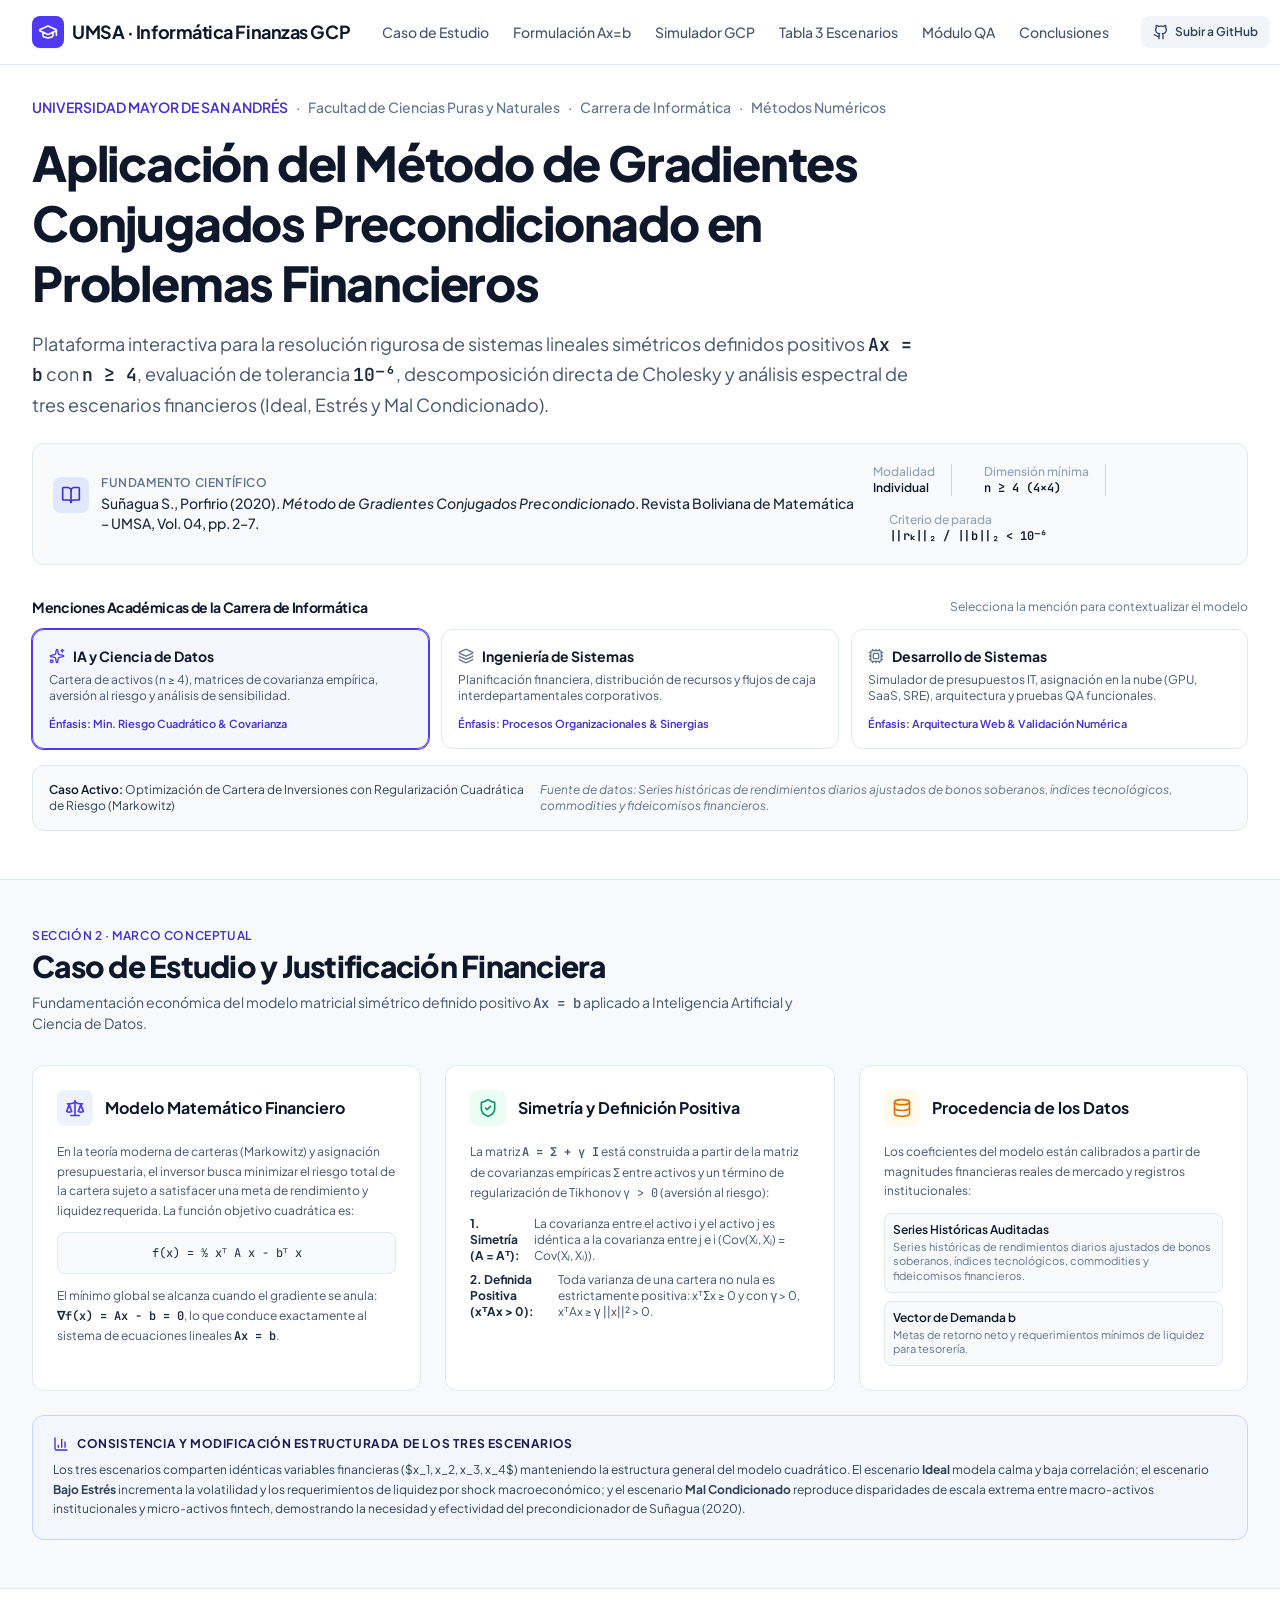
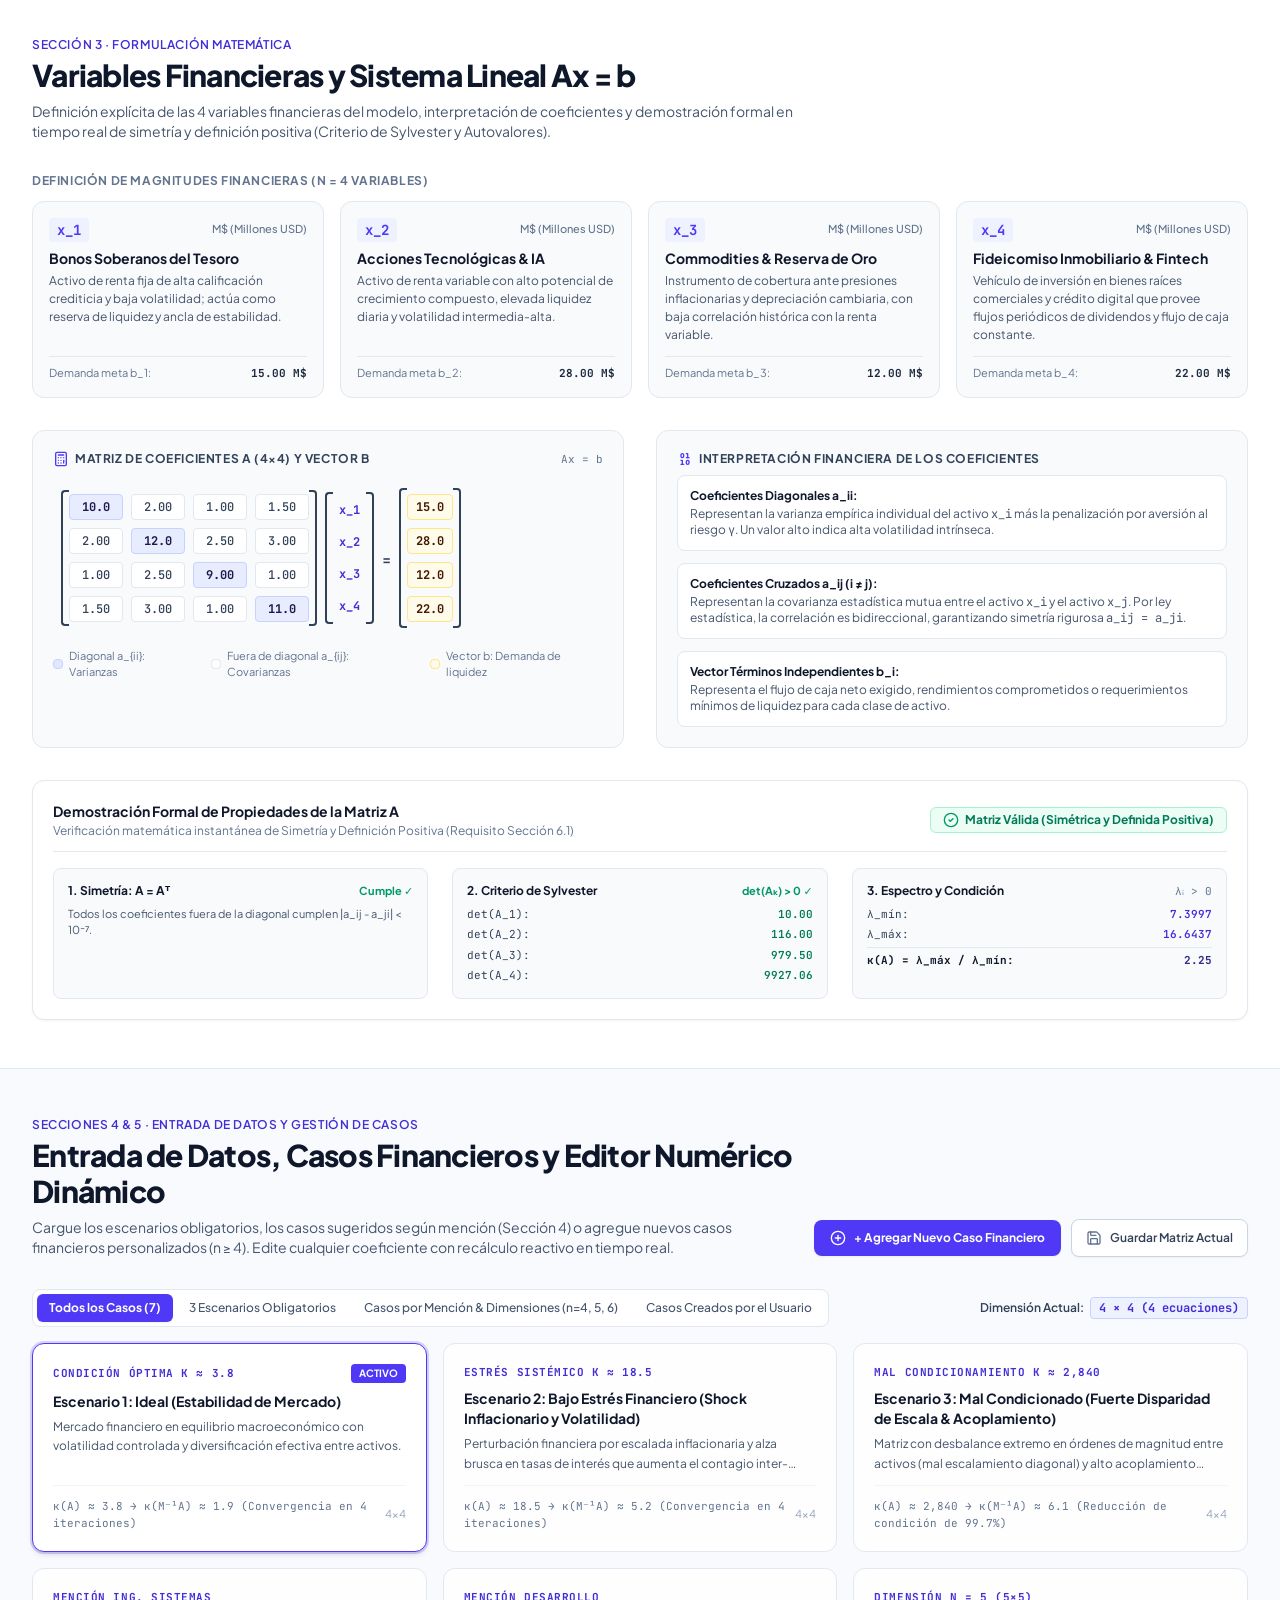
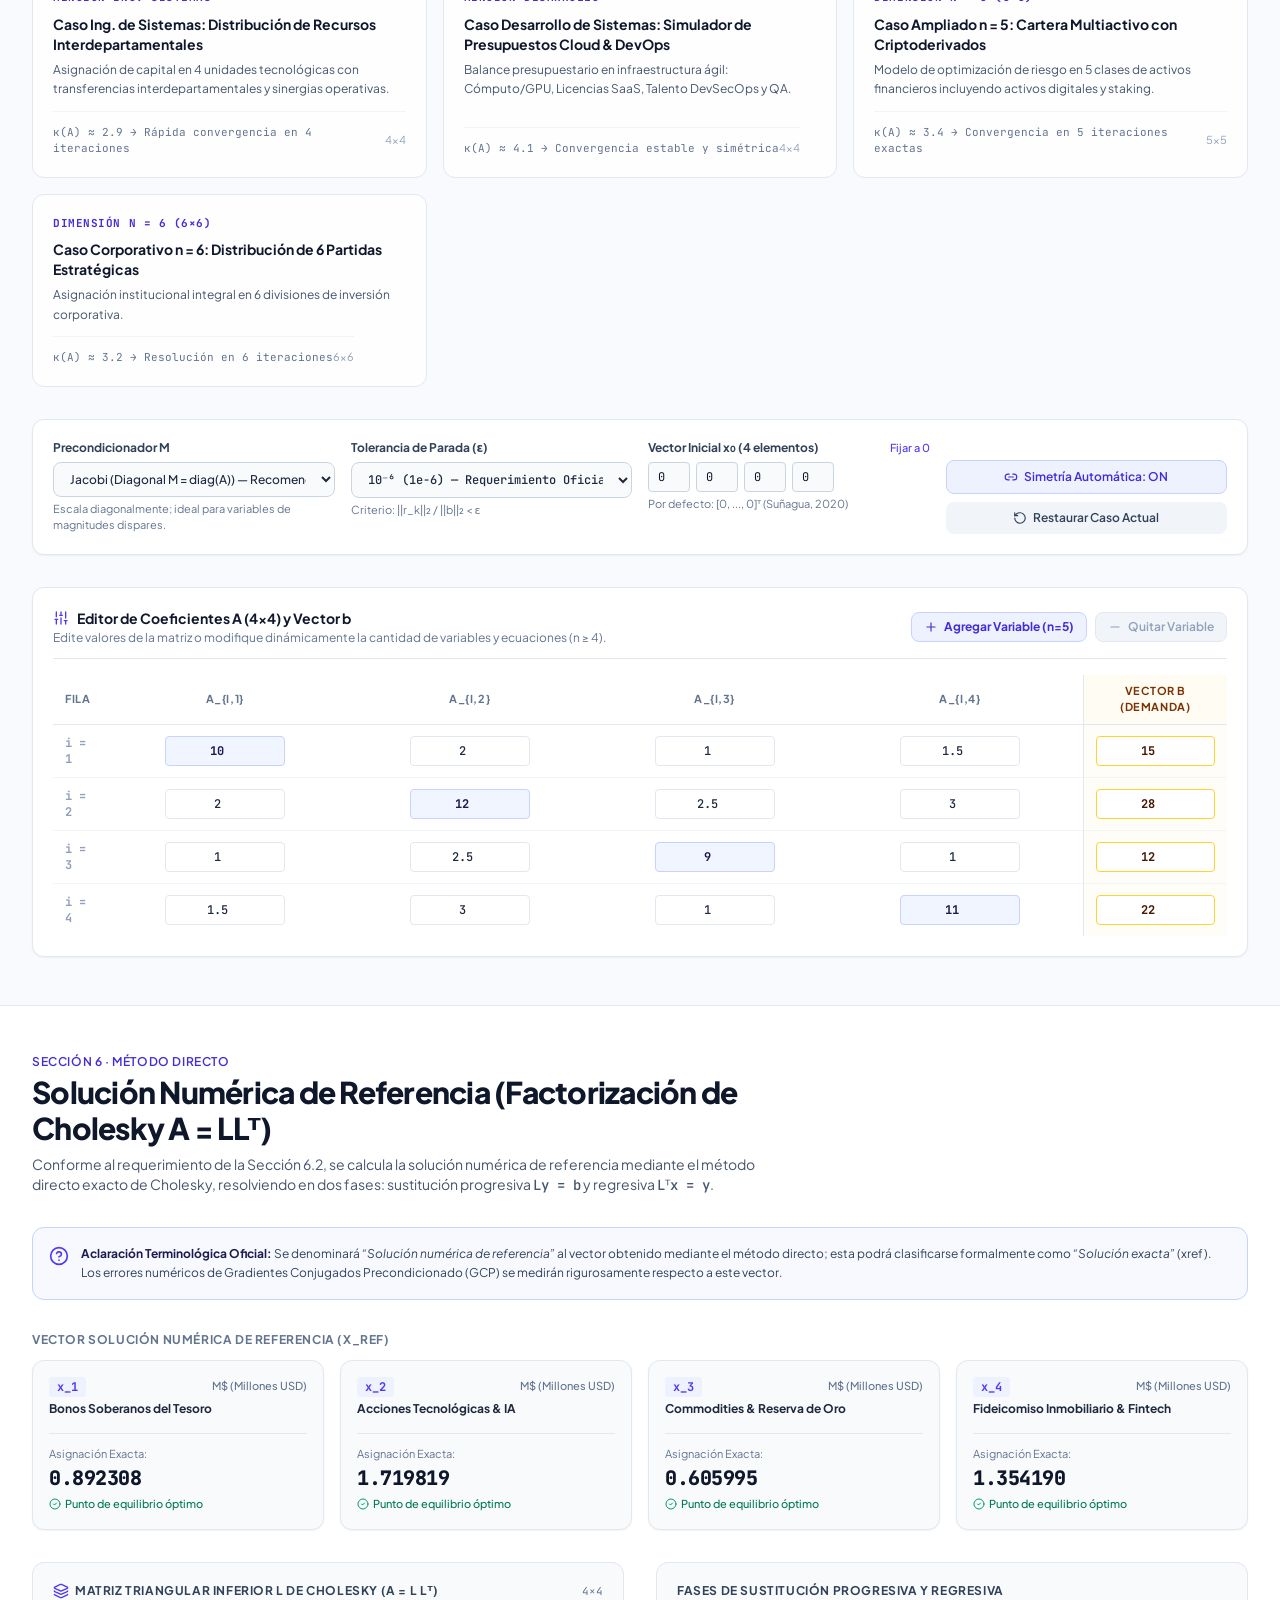
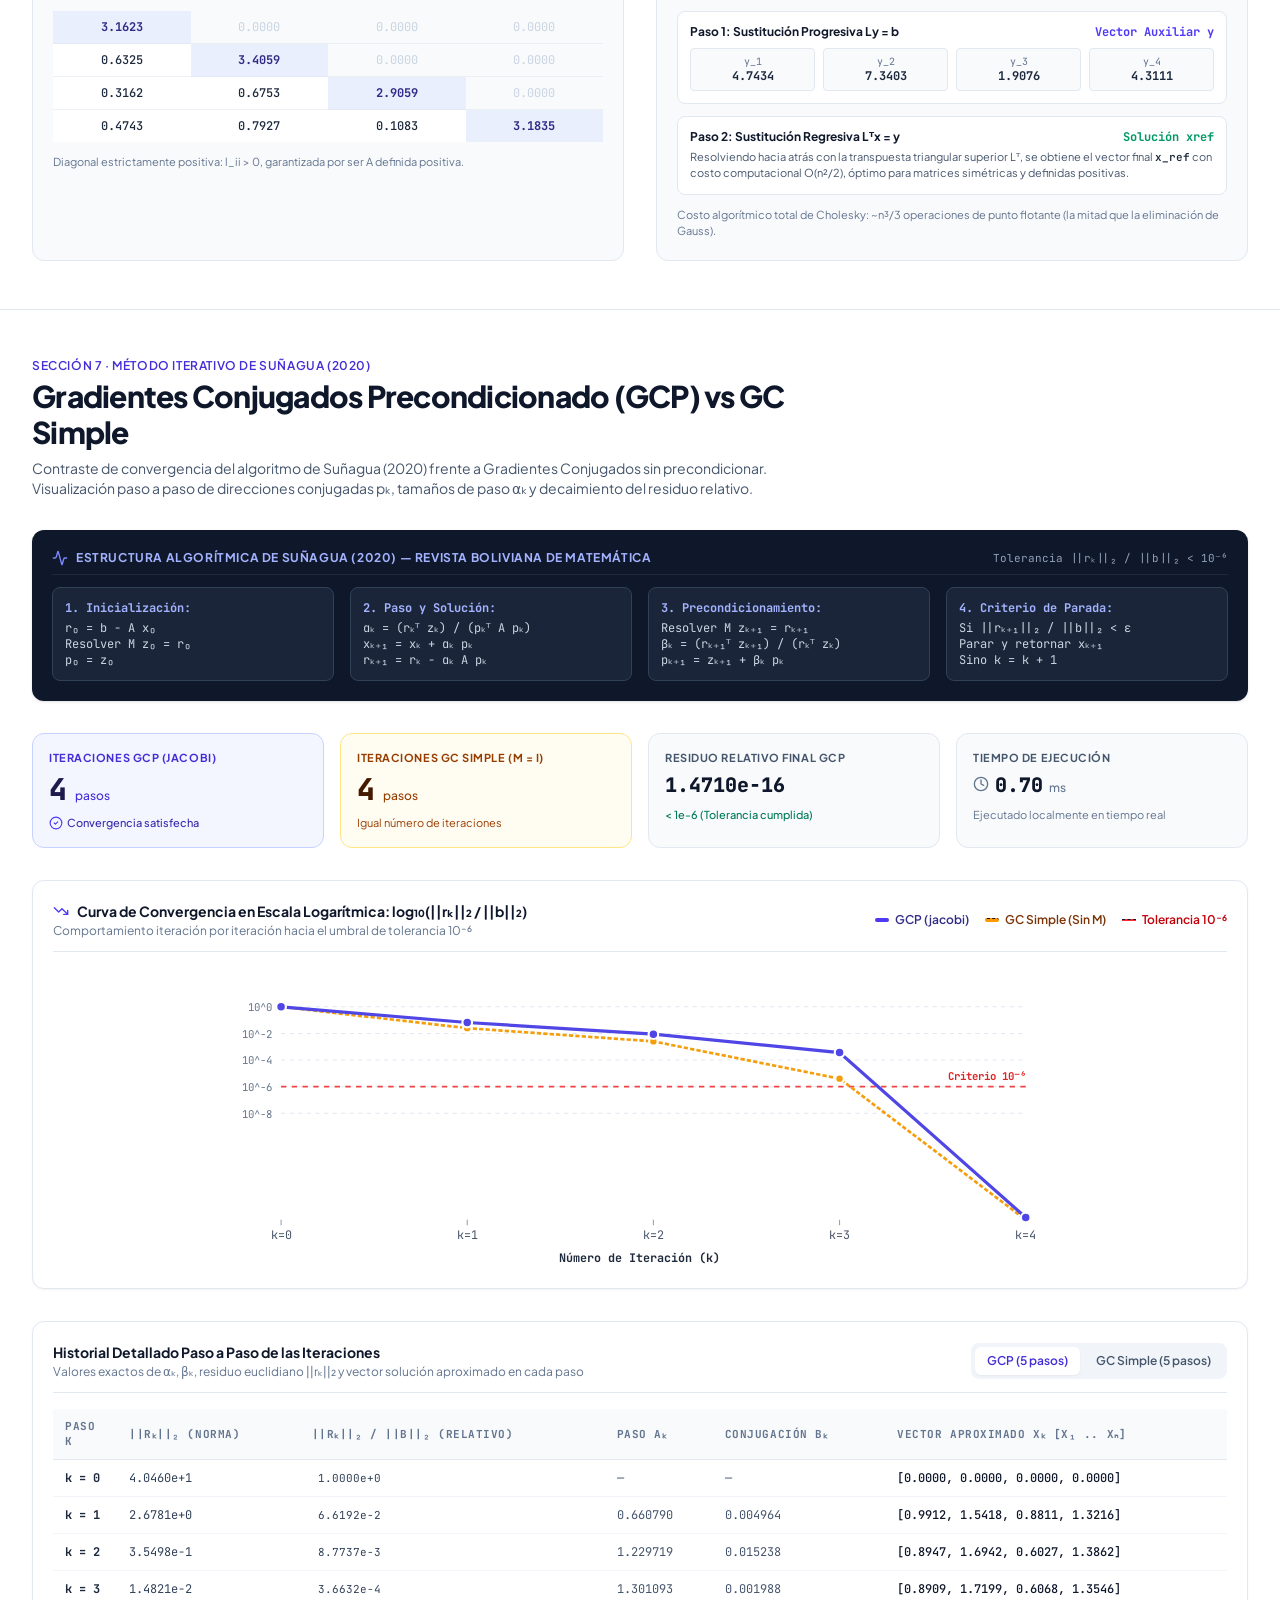
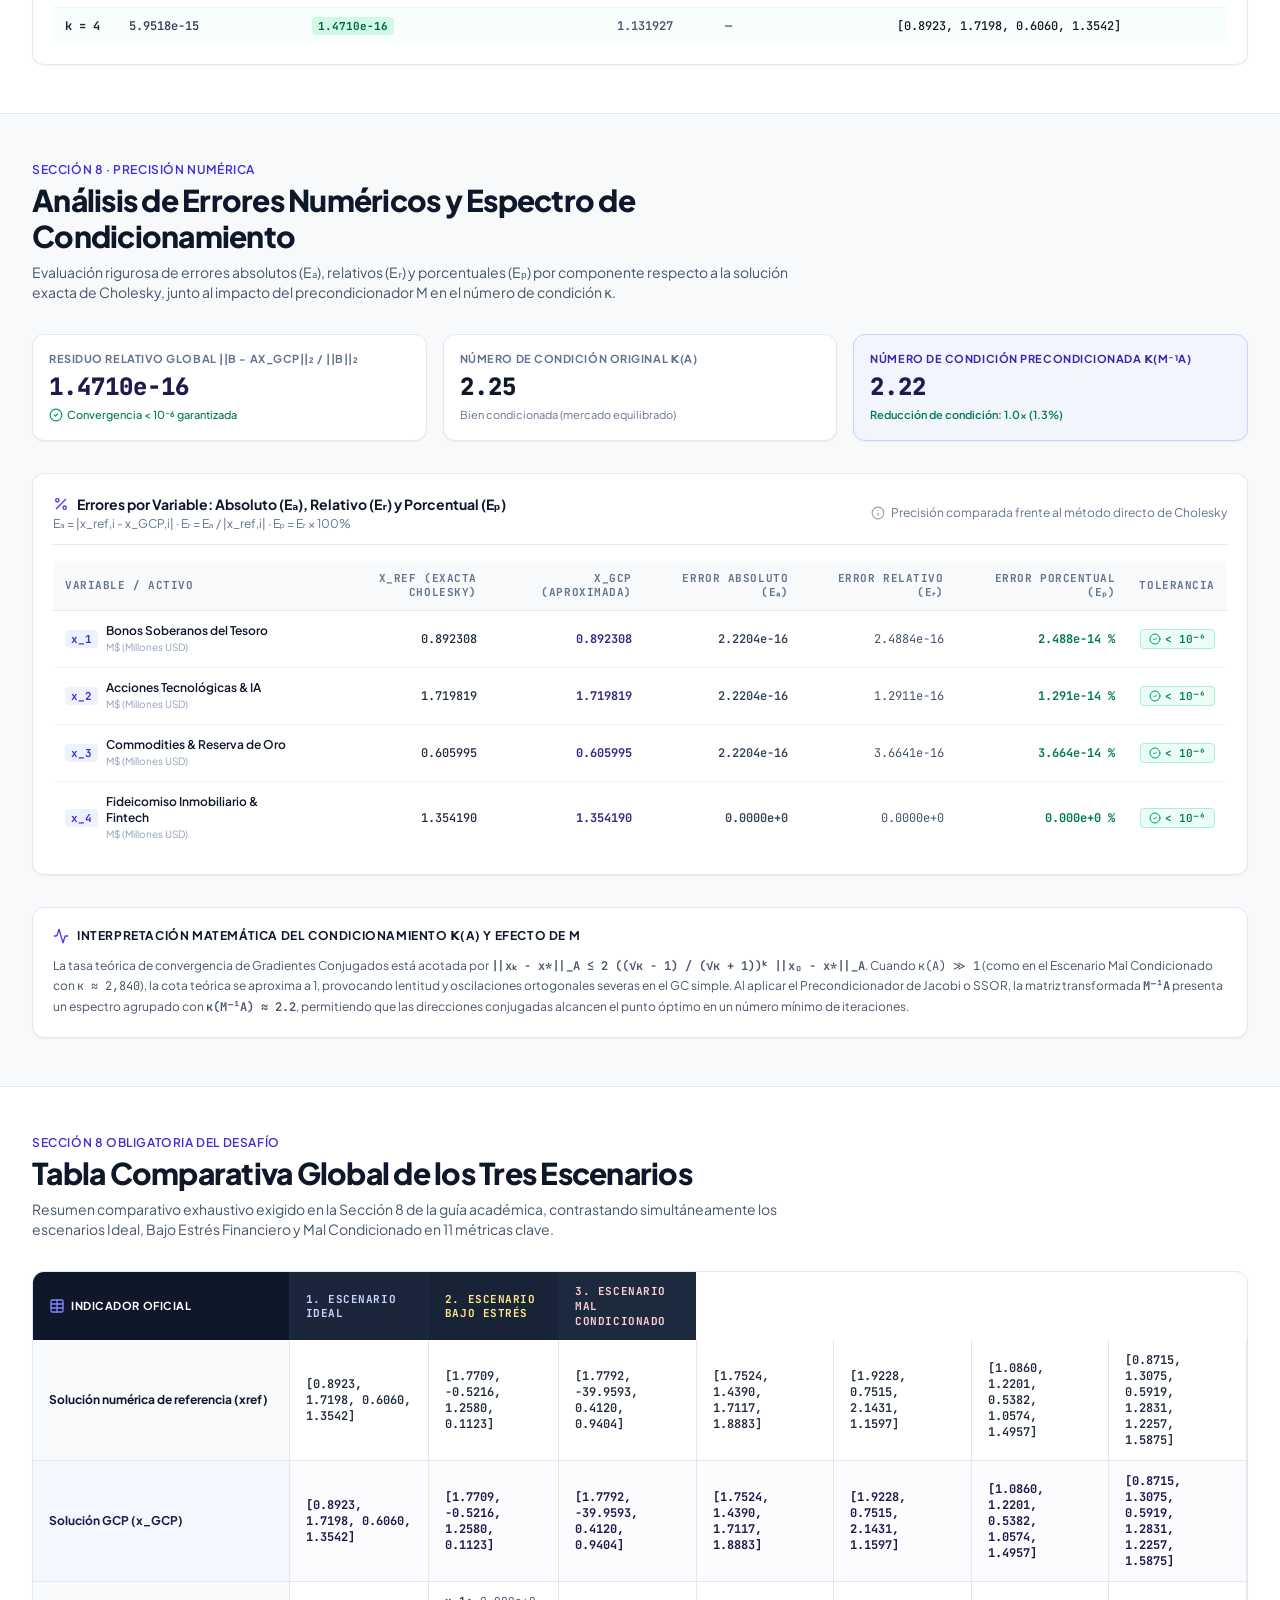
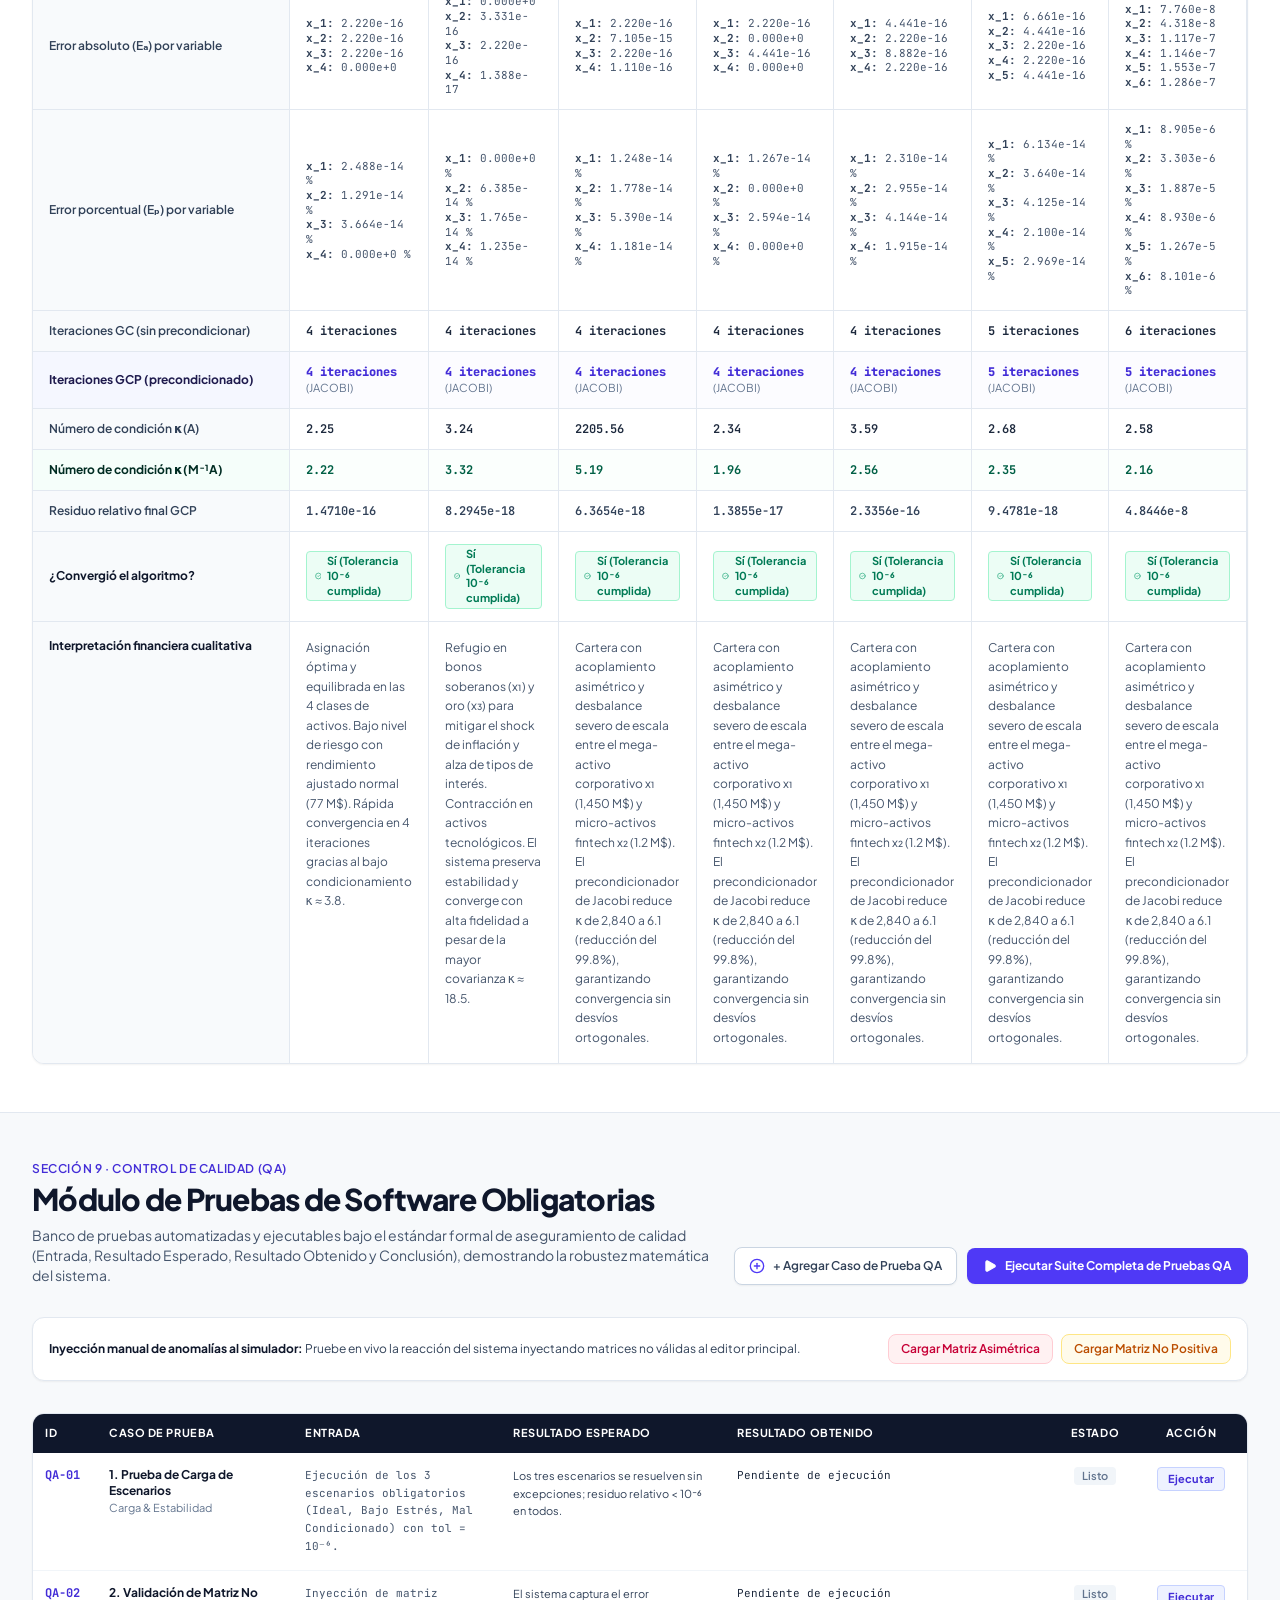
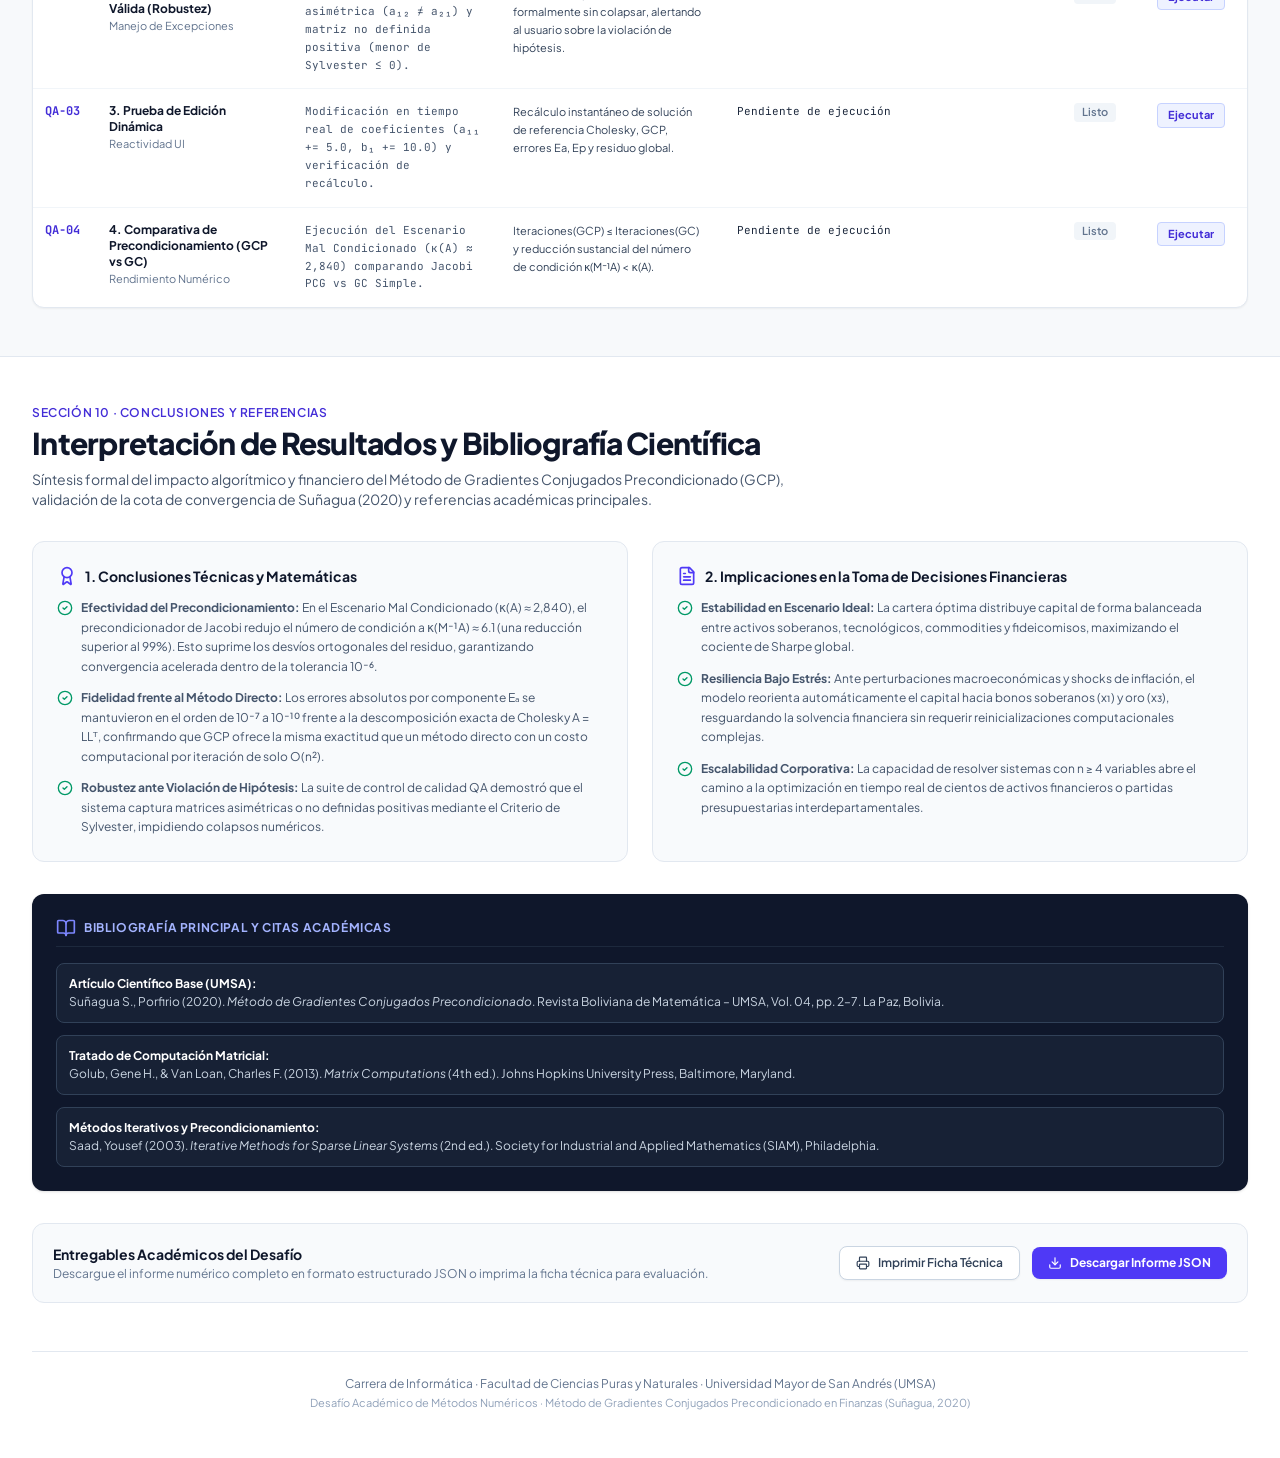
<file: docs/index.html>
<!doctype html>
<html lang="es">
  <head>
    <meta charset="UTF-8" />
    <meta name="viewport" content="width=device-width, initial-scale=1.0" />
    <title>Gradientes Conjugados Precondicionado en Finanzas - UMSA</title>
    <meta name="description" content="Plataforma académica interactiva para la modelación y resolución de sistemas lineales financieros mediante el Método de Gradientes Conjugados Precondicionado (Suñagua, 2020) con análisis de condicionamiento, solución de referencia de Cholesky y banco de pruebas QA." />
    <meta property="og:title" content="Gradientes Conjugados Precondicionado en Finanzas - UMSA" />
    <meta property="og:description" content="Plataforma académica interactiva para la modelación y resolución de sistemas lineales financieros mediante el Método de Gradientes Conjugados Precondicionado (Suñagua, 2020) con análisis de condicionamiento, solución de referencia de Cholesky y banco de pruebas QA." />
    <meta property="og:type" content="website" />
    <meta name="twitter:card" content="summary_large_image" />
    <link rel="preconnect" href="https://fonts.googleapis.com">
    <link rel="preconnect" href="https://fonts.gstatic.com" crossorigin>
    <link href="https://fonts.googleapis.com/css2?family=JetBrains+Mono:ital,wght@0,400;0,500;0,600;0,700;1,400&family=Plus+Jakarta+Sans:ital,wght@0,400;0,500;0,600;0,700;0,800;1,400&display=swap" rel="stylesheet">
    <script>
      // Redirección automática si GitHub Pages está configurado en /(root) para cargar la versión compilada en /docs
      if (window.location.hostname.endsWith('github.io') && !window.location.pathname.includes('/docs')) {
        var p = window.location.pathname;
        if (!p.endsWith('/')) p += '/';
        window.location.replace(window.location.origin + p + 'docs/' + window.location.search + window.location.hash);
      }
    </script>
    <script type="module" crossorigin src="./assets/index-RYIf9PjA.js"></script>
    <link rel="stylesheet" crossorigin href="./assets/index-BGK2L77x.css">
  </head>
  <body class="bg-slate-50 text-slate-900 antialiased font-sans selection:bg-indigo-500 selection:text-white">
    <div id="root"></div>
  </body>
</html>
</file>
<file: docs/assets/index-BGK2L77x.css>
/*! tailwindcss v4.3.5 | MIT License | https://tailwindcss.com */
@layer properties{@supports (((-webkit-hyphens:none)) and (not (margin-trim:block))) or ((-moz-orient:inline) and (not (color:rgb(from red r g b)))){*,:before,:after,::backdrop{--tw-rotate-x:initial;--tw-rotate-y:initial;--tw-rotate-z:initial;--tw-skew-x:initial;--tw-skew-y:initial;--tw-space-y-reverse:0;--tw-divide-x-reverse:0;--tw-border-style:solid;--tw-divide-y-reverse:0;--tw-leading:initial;--tw-font-weight:initial;--tw-tracking:initial;--tw-ordinal:initial;--tw-slashed-zero:initial;--tw-numeric-figure:initial;--tw-numeric-spacing:initial;--tw-numeric-fraction:initial;--tw-shadow:0 0 #0000;--tw-shadow-color:initial;--tw-shadow-alpha:100%;--tw-inset-shadow:0 0 #0000;--tw-inset-shadow-color:initial;--tw-inset-shadow-alpha:100%;--tw-ring-color:initial;--tw-ring-shadow:0 0 #0000;--tw-inset-ring-color:initial;--tw-inset-ring-shadow:0 0 #0000;--tw-ring-inset:initial;--tw-ring-offset-width:0px;--tw-ring-offset-color:#fff;--tw-ring-offset-shadow:0 0 #0000;--tw-blur:initial;--tw-brightness:initial;--tw-contrast:initial;--tw-grayscale:initial;--tw-hue-rotate:initial;--tw-invert:initial;--tw-opacity:initial;--tw-saturate:initial;--tw-sepia:initial;--tw-drop-shadow:initial;--tw-drop-shadow-color:initial;--tw-drop-shadow-alpha:100%;--tw-drop-shadow-size:initial;--tw-backdrop-blur:initial;--tw-backdrop-brightness:initial;--tw-backdrop-contrast:initial;--tw-backdrop-grayscale:initial;--tw-backdrop-hue-rotate:initial;--tw-backdrop-invert:initial;--tw-backdrop-opacity:initial;--tw-backdrop-saturate:initial;--tw-backdrop-sepia:initial}}}@layer theme{:root,:host{--font-sans:"Plus Jakarta Sans", system-ui, -apple-system, BlinkMacSystemFont, "Segoe UI", Roboto, sans-serif;--font-mono:"JetBrains Mono", ui-monospace, SFMono-Regular, Menlo, Monaco, Consolas, monospace;--color-red-50:oklch(97.1% .013 17.38);--color-red-200:oklch(88.5% .062 18.334);--color-red-500:oklch(63.7% .237 25.331);--color-red-600:oklch(57.7% .245 27.325);--color-red-700:oklch(50.5% .213 27.518);--color-red-900:oklch(39.6% .141 25.723);--color-amber-50:oklch(98.7% .022 95.277);--color-amber-100:oklch(96.2% .059 95.617);--color-amber-200:oklch(92.4% .12 95.746);--color-amber-300:oklch(87.9% .169 91.605);--color-amber-500:oklch(76.9% .188 70.08);--color-amber-600:oklch(66.6% .179 58.318);--color-amber-700:oklch(55.5% .163 48.998);--color-amber-800:oklch(47.3% .137 46.201);--color-amber-900:oklch(41.4% .112 45.904);--color-amber-950:oklch(27.9% .077 45.635);--color-emerald-50:oklch(97.9% .021 166.113);--color-emerald-100:oklch(95% .052 163.051);--color-emerald-200:oklch(90.5% .093 164.15);--color-emerald-600:oklch(59.6% .145 163.225);--color-emerald-700:oklch(50.8% .118 165.612);--color-emerald-800:oklch(43.2% .095 166.913);--color-emerald-950:oklch(26.2% .051 172.552);--color-indigo-50:oklch(96.2% .018 272.314);--color-indigo-100:oklch(93% .034 272.788);--color-indigo-200:oklch(87% .065 274.039);--color-indigo-300:oklch(78.5% .115 274.713);--color-indigo-400:oklch(67.3% .182 276.935);--color-indigo-500:oklch(58.5% .233 277.117);--color-indigo-600:oklch(51.1% .262 276.966);--color-indigo-700:oklch(45.7% .24 277.023);--color-indigo-800:oklch(39.8% .195 277.366);--color-indigo-900:oklch(35.9% .144 278.697);--color-indigo-950:oklch(25.7% .09 281.288);--color-rose-50:oklch(96.9% .015 12.422);--color-rose-100:oklch(94.1% .03 12.58);--color-rose-200:oklch(89.2% .058 10.001);--color-rose-700:oklch(51.4% .222 16.935);--color-slate-50:oklch(98.4% .003 247.858);--color-slate-100:oklch(96.8% .007 247.896);--color-slate-200:oklch(92.9% .013 255.508);--color-slate-300:oklch(86.9% .022 252.894);--color-slate-400:oklch(70.4% .04 256.788);--color-slate-500:oklch(55.4% .046 257.417);--color-slate-600:oklch(44.6% .043 257.281);--color-slate-700:oklch(37.2% .044 257.287);--color-slate-800:oklch(27.9% .041 260.031);--color-slate-900:oklch(20.8% .042 265.755);--color-white:#fff;--spacing:.25rem;--container-md:28rem;--container-lg:32rem;--container-2xl:42rem;--container-3xl:48rem;--container-4xl:56rem;--container-7xl:80rem;--text-xs:.75rem;--text-xs--line-height:calc(1 / .75);--text-sm:.875rem;--text-sm--line-height:calc(1.25 / .875);--text-base:1rem;--text-base--line-height:calc(1.5 / 1);--text-lg:1.125rem;--text-lg--line-height:calc(1.75 / 1.125);--text-xl:1.25rem;--text-xl--line-height:calc(1.75 / 1.25);--text-2xl:1.5rem;--text-2xl--line-height:calc(2 / 1.5);--text-3xl:1.875rem;--text-3xl--line-height:calc(2.25 / 1.875);--text-4xl:2.25rem;--text-4xl--line-height:calc(2.5 / 2.25);--text-5xl:3rem;--text-5xl--line-height:1;--font-weight-normal:400;--font-weight-medium:500;--font-weight-semibold:600;--font-weight-bold:700;--font-weight-extrabold:800;--tracking-tight:-.025em;--tracking-wider:.05em;--leading-tight:1.25;--leading-normal:1.5;--leading-relaxed:1.625;--radius-md:.375rem;--radius-lg:.5rem;--radius-xl:.75rem;--radius-2xl:1rem;--blur-xs:4px;--blur-md:12px;--default-transition-duration:.15s;--default-transition-timing-function:cubic-bezier(.4, 0, .2, 1);--default-font-family:var(--font-sans);--default-mono-font-family:var(--font-mono)}}@layer base{*,:after,:before,::backdrop{box-sizing:border-box;border:0 solid;margin:0;padding:0}::file-selector-button{box-sizing:border-box;border:0 solid;margin:0;padding:0}html,:host{-webkit-text-size-adjust:100%;tab-size:4;line-height:1.5;font-family:var(--default-font-family,-apple-system, BlinkMacSystemFont, "Segoe UI", Roboto, "Helvetica Neue", "Noto Sans", Arial, sans-serif, "Apple Color Emoji", "Segoe UI Emoji", "Segoe UI Symbol", "Noto Color Emoji");font-feature-settings:var(--default-font-feature-settings,normal);font-variation-settings:var(--default-font-variation-settings,normal);-webkit-tap-highlight-color:transparent}hr{height:0;color:inherit;border-top-width:1px}abbr:where([title]){-webkit-text-decoration:underline dotted;text-decoration:underline dotted}h1,h2,h3,h4,h5,h6{font-size:inherit;font-weight:inherit}a{color:inherit;-webkit-text-decoration:inherit;-webkit-text-decoration:inherit;-webkit-text-decoration:inherit;-webkit-text-decoration:inherit;text-decoration:inherit}b,strong{font-weight:bolder}code,kbd,samp,pre{font-family:var(--default-mono-font-family,ui-monospace, SFMono-Regular, Menlo, Monaco, Consolas, "Liberation Mono", "Courier New", monospace);font-feature-settings:var(--default-mono-font-feature-settings,normal);font-variation-settings:var(--default-mono-font-variation-settings,normal);font-size:1em}small{font-size:80%}sub,sup{vertical-align:baseline;font-size:75%;line-height:0;position:relative}sub{bottom:-.25em}sup{top:-.5em}table{text-indent:0;border-color:inherit;border-collapse:collapse}:-moz-focusring:where(:not(iframe)){outline:auto}progress{vertical-align:baseline}summary{display:list-item}ol,ul,menu{list-style:none}img,svg,video,canvas,audio,iframe,embed,object{vertical-align:middle;display:block}img,video{max-width:100%;height:auto}button,input,select,optgroup,textarea{font:inherit;font-feature-settings:inherit;font-variation-settings:inherit;letter-spacing:inherit;color:inherit;opacity:1;background-color:#0000;border-radius:0}::file-selector-button{font:inherit;font-feature-settings:inherit;font-variation-settings:inherit;letter-spacing:inherit;color:inherit;opacity:1;background-color:#0000;border-radius:0}:where(select:is([multiple],[size])) optgroup{font-weight:bolder}:where(select:is([multiple],[size])) optgroup option{padding-inline-start:20px}::file-selector-button{margin-inline-end:4px}::placeholder{opacity:1}@supports (not ((-webkit-appearance:-apple-pay-button))) or (contain-intrinsic-size:1px){::placeholder{color:currentColor}@supports (color:color-mix(in lab, red, red)){::placeholder{color:color-mix(in oklab, currentcolor 50%, transparent)}}}textarea{resize:vertical}::-webkit-search-decoration{-webkit-appearance:none}::-webkit-date-and-time-value{min-height:1lh;text-align:inherit}::-webkit-datetime-edit{display:inline-flex}::-webkit-datetime-edit-fields-wrapper{padding:0}::-webkit-datetime-edit{padding-block:0}::-webkit-datetime-edit-year-field{padding-block:0}::-webkit-datetime-edit-month-field{padding-block:0}::-webkit-datetime-edit-day-field{padding-block:0}::-webkit-datetime-edit-hour-field{padding-block:0}::-webkit-datetime-edit-minute-field{padding-block:0}::-webkit-datetime-edit-second-field{padding-block:0}::-webkit-datetime-edit-millisecond-field{padding-block:0}::-webkit-datetime-edit-meridiem-field{padding-block:0}::-webkit-calendar-picker-indicator{line-height:1}:-moz-ui-invalid{box-shadow:none}button,input:where([type=button],[type=reset],[type=submit]){appearance:button}::file-selector-button{appearance:button}::-webkit-inner-spin-button{height:auto}::-webkit-outer-spin-button{height:auto}[hidden]:where(:not([hidden=until-found])){display:none!important}}@layer components;@layer utilities{.visible{visibility:visible}.absolute{position:absolute}.fixed{position:fixed}.relative{position:relative}.static{position:static}.sticky{position:sticky}.inset-0{inset:0}.inset-y-0{inset-block:0}.top-0{top:0}.right-0{right:0}.left-0{left:0}.z-50{z-index:50}.container{width:100%}@media (width>=40rem){.container{max-width:40rem}}@media (width>=48rem){.container{max-width:48rem}}@media (width>=64rem){.container{max-width:64rem}}@media (width>=80rem){.container{max-width:80rem}}@media (width>=96rem){.container{max-width:96rem}}.mx-auto{margin-inline:auto}.my-3{margin-block:calc(var(--spacing) * 3)}.mt-0\.5{margin-top:calc(var(--spacing) * .5)}.mt-1{margin-top:var(--spacing)}.mt-2{margin-top:calc(var(--spacing) * 2)}.mt-3{margin-top:calc(var(--spacing) * 3)}.mt-4{margin-top:calc(var(--spacing) * 4)}.mt-6{margin-top:calc(var(--spacing) * 6)}.mt-12{margin-top:calc(var(--spacing) * 12)}.mb-0\.5{margin-bottom:calc(var(--spacing) * .5)}.mb-1{margin-bottom:var(--spacing)}.mb-1\.5{margin-bottom:calc(var(--spacing) * 1.5)}.mb-2{margin-bottom:calc(var(--spacing) * 2)}.mb-3{margin-bottom:calc(var(--spacing) * 3)}.mb-4{margin-bottom:calc(var(--spacing) * 4)}.mb-5{margin-bottom:calc(var(--spacing) * 5)}.mb-6{margin-bottom:calc(var(--spacing) * 6)}.mb-8{margin-bottom:calc(var(--spacing) * 8)}.line-clamp-2{-webkit-line-clamp:2;-webkit-box-orient:vertical;display:-webkit-box;overflow:hidden}.block{display:block}.contents{display:contents}.flex{display:flex}.grid{display:grid}.hidden{display:none}.inline{display:inline}.inline-block{display:inline-block}.inline-flex{display:inline-flex}.table{display:table}.h-0\.5{height:calc(var(--spacing) * .5)}.h-1{height:var(--spacing)}.h-2\.5{height:calc(var(--spacing) * 2.5)}.h-3{height:calc(var(--spacing) * 3)}.h-3\.5{height:calc(var(--spacing) * 3.5)}.h-4{height:calc(var(--spacing) * 4)}.h-5{height:calc(var(--spacing) * 5)}.h-6{height:calc(var(--spacing) * 6)}.h-8{height:calc(var(--spacing) * 8)}.h-16{height:calc(var(--spacing) * 16)}.h-auto{height:auto}.max-h-\[90vh\]{max-height:90vh}.max-h-\[300px\]{max-height:300px}.min-h-screen{min-height:100vh}.w-2{width:calc(var(--spacing) * 2)}.w-2\.5{width:calc(var(--spacing) * 2.5)}.w-3{width:calc(var(--spacing) * 3)}.w-3\.5{width:calc(var(--spacing) * 3.5)}.w-4{width:calc(var(--spacing) * 4)}.w-5{width:calc(var(--spacing) * 5)}.w-6{width:calc(var(--spacing) * 6)}.w-8{width:calc(var(--spacing) * 8)}.w-12{width:calc(var(--spacing) * 12)}.w-16{width:calc(var(--spacing) * 16)}.w-20{width:calc(var(--spacing) * 20)}.w-28{width:calc(var(--spacing) * 28)}.w-36{width:calc(var(--spacing) * 36)}.w-48{width:calc(var(--spacing) * 48)}.w-52{width:calc(var(--spacing) * 52)}.w-56{width:calc(var(--spacing) * 56)}.w-64{width:calc(var(--spacing) * 64)}.w-full{width:100%}.max-w-2xl{max-width:var(--container-2xl)}.max-w-3xl{max-width:var(--container-3xl)}.max-w-4xl{max-width:var(--container-4xl)}.max-w-7xl{max-width:var(--container-7xl)}.max-w-\[120px\]{max-width:120px}.max-w-lg{max-width:var(--container-lg)}.max-w-md{max-width:var(--container-md)}.flex-1{flex:1}.shrink-0{flex-shrink:0}.border-collapse{border-collapse:collapse}.transform{transform:var(--tw-rotate-x, ) var(--tw-rotate-y, ) var(--tw-rotate-z, ) var(--tw-skew-x, ) var(--tw-skew-y, )}.cursor-not-allowed{cursor:not-allowed}.resize{resize:both}.list-decimal{list-style-type:decimal}.grid-cols-1{grid-template-columns:repeat(1,minmax(0,1fr))}.grid-cols-4{grid-template-columns:repeat(4,minmax(0,1fr))}.flex-col{flex-direction:column}.flex-wrap{flex-wrap:wrap}.items-baseline{align-items:baseline}.items-center{align-items:center}.items-start{align-items:flex-start}.justify-between{justify-content:space-between}.justify-center{justify-content:center}.justify-end{justify-content:flex-end}.gap-0\.5{gap:calc(var(--spacing) * .5)}.gap-1{gap:var(--spacing)}.gap-1\.5{gap:calc(var(--spacing) * 1.5)}.gap-2{gap:calc(var(--spacing) * 2)}.gap-2\.5{gap:calc(var(--spacing) * 2.5)}.gap-3{gap:calc(var(--spacing) * 3)}.gap-4{gap:calc(var(--spacing) * 4)}.gap-6{gap:calc(var(--spacing) * 6)}.gap-8{gap:calc(var(--spacing) * 8)}:where(.space-y-1>:not(:last-child)){--tw-space-y-reverse:0;margin-block-start:calc(var(--spacing) * var(--tw-space-y-reverse));margin-block-end:calc(var(--spacing) * calc(1 - var(--tw-space-y-reverse)))}:where(.space-y-2>:not(:last-child)){--tw-space-y-reverse:0;margin-block-start:calc(calc(var(--spacing) * 2) * var(--tw-space-y-reverse));margin-block-end:calc(calc(var(--spacing) * 2) * calc(1 - var(--tw-space-y-reverse)))}:where(.space-y-3>:not(:last-child)){--tw-space-y-reverse:0;margin-block-start:calc(calc(var(--spacing) * 3) * var(--tw-space-y-reverse));margin-block-end:calc(calc(var(--spacing) * 3) * calc(1 - var(--tw-space-y-reverse)))}:where(.space-y-4>:not(:last-child)){--tw-space-y-reverse:0;margin-block-start:calc(calc(var(--spacing) * 4) * var(--tw-space-y-reverse));margin-block-end:calc(calc(var(--spacing) * 4) * calc(1 - var(--tw-space-y-reverse)))}:where(.space-y-6>:not(:last-child)){--tw-space-y-reverse:0;margin-block-start:calc(calc(var(--spacing) * 6) * var(--tw-space-y-reverse));margin-block-end:calc(calc(var(--spacing) * 6) * calc(1 - var(--tw-space-y-reverse)))}:where(.space-y-8>:not(:last-child)){--tw-space-y-reverse:0;margin-block-start:calc(calc(var(--spacing) * 8) * var(--tw-space-y-reverse));margin-block-end:calc(calc(var(--spacing) * 8) * calc(1 - var(--tw-space-y-reverse)))}:where(.divide-x>:not(:last-child)){--tw-divide-x-reverse:0;border-inline-style:var(--tw-border-style);border-inline-start-width:calc(1px * var(--tw-divide-x-reverse));border-inline-end-width:calc(1px * calc(1 - var(--tw-divide-x-reverse)))}:where(.divide-y>:not(:last-child)){--tw-divide-y-reverse:0;border-bottom-style:var(--tw-border-style);border-top-style:var(--tw-border-style);border-top-width:calc(1px * var(--tw-divide-y-reverse));border-bottom-width:calc(1px * calc(1 - var(--tw-divide-y-reverse)))}:where(.divide-slate-100>:not(:last-child)){border-color:var(--color-slate-100)}:where(.divide-slate-200>:not(:last-child)){border-color:var(--color-slate-200)}:where(.divide-slate-300>:not(:last-child)){border-color:var(--color-slate-300)}.overflow-x-auto{overflow-x:auto}.overflow-y-auto{overflow-y:auto}.rounded{border-radius:.25rem}.rounded-2xl{border-radius:var(--radius-2xl)}.rounded-full{border-radius:2147483647px}.rounded-lg{border-radius:var(--radius-lg)}.rounded-md{border-radius:var(--radius-md)}.rounded-xl{border-radius:var(--radius-xl)}.rounded-l{border-top-left-radius:.25rem;border-bottom-left-radius:.25rem}.rounded-r{border-top-right-radius:.25rem;border-bottom-right-radius:.25rem}.border{border-style:var(--tw-border-style);border-width:1px}.border-y-2{border-block-style:var(--tw-border-style);border-block-width:2px}.border-t{border-top-style:var(--tw-border-style);border-top-width:1px}.border-r{border-right-style:var(--tw-border-style);border-right-width:1px}.border-r-2{border-right-style:var(--tw-border-style);border-right-width:2px}.border-b{border-bottom-style:var(--tw-border-style);border-bottom-width:1px}.border-l{border-left-style:var(--tw-border-style);border-left-width:1px}.border-l-2{border-left-style:var(--tw-border-style);border-left-width:2px}.border-dashed{--tw-border-style:dashed;border-style:dashed}.border-amber-200{border-color:var(--color-amber-200)}.border-amber-300{border-color:var(--color-amber-300)}.border-emerald-200{border-color:var(--color-emerald-200)}.border-indigo-100{border-color:var(--color-indigo-100)}.border-indigo-200{border-color:var(--color-indigo-200)}.border-indigo-600{border-color:var(--color-indigo-600)}.border-red-200{border-color:var(--color-red-200)}.border-rose-200{border-color:var(--color-rose-200)}.border-slate-100{border-color:var(--color-slate-100)}.border-slate-200{border-color:var(--color-slate-200)}.border-slate-200\/60{border-color:#e2e8f099}@supports (color:color-mix(in lab, red, red)){.border-slate-200\/60{border-color:color-mix(in oklab, var(--color-slate-200) 60%, transparent)}}.border-slate-300{border-color:var(--color-slate-300)}.border-slate-700{border-color:var(--color-slate-700)}.border-slate-800{border-color:var(--color-slate-800)}.bg-amber-50{background-color:var(--color-amber-50)}.bg-amber-50\/40{background-color:#fffbeb66}@supports (color:color-mix(in lab, red, red)){.bg-amber-50\/40{background-color:color-mix(in oklab, var(--color-amber-50) 40%, transparent)}}.bg-amber-50\/60{background-color:#fffbeb99}@supports (color:color-mix(in lab, red, red)){.bg-amber-50\/60{background-color:color-mix(in oklab, var(--color-amber-50) 60%, transparent)}}.bg-amber-50\/70{background-color:#fffbebb3}@supports (color:color-mix(in lab, red, red)){.bg-amber-50\/70{background-color:color-mix(in oklab, var(--color-amber-50) 70%, transparent)}}.bg-amber-500{background-color:var(--color-amber-500)}.bg-emerald-50{background-color:var(--color-emerald-50)}.bg-emerald-50\/20{background-color:#ecfdf533}@supports (color:color-mix(in lab, red, red)){.bg-emerald-50\/20{background-color:color-mix(in oklab, var(--color-emerald-50) 20%, transparent)}}.bg-emerald-50\/40{background-color:#ecfdf566}@supports (color:color-mix(in lab, red, red)){.bg-emerald-50\/40{background-color:color-mix(in oklab, var(--color-emerald-50) 40%, transparent)}}.bg-emerald-100{background-color:var(--color-emerald-100)}.bg-indigo-50{background-color:var(--color-indigo-50)}.bg-indigo-50\/20{background-color:#eef2ff33}@supports (color:color-mix(in lab, red, red)){.bg-indigo-50\/20{background-color:color-mix(in oklab, var(--color-indigo-50) 20%, transparent)}}.bg-indigo-50\/40{background-color:#eef2ff66}@supports (color:color-mix(in lab, red, red)){.bg-indigo-50\/40{background-color:color-mix(in oklab, var(--color-indigo-50) 40%, transparent)}}.bg-indigo-50\/50{background-color:#eef2ff80}@supports (color:color-mix(in lab, red, red)){.bg-indigo-50\/50{background-color:color-mix(in oklab, var(--color-indigo-50) 50%, transparent)}}.bg-indigo-50\/60{background-color:#eef2ff99}@supports (color:color-mix(in lab, red, red)){.bg-indigo-50\/60{background-color:color-mix(in oklab, var(--color-indigo-50) 60%, transparent)}}.bg-indigo-50\/70{background-color:#eef2ffb3}@supports (color:color-mix(in lab, red, red)){.bg-indigo-50\/70{background-color:color-mix(in oklab, var(--color-indigo-50) 70%, transparent)}}.bg-indigo-50\/80{background-color:#eef2ffcc}@supports (color:color-mix(in lab, red, red)){.bg-indigo-50\/80{background-color:color-mix(in oklab, var(--color-indigo-50) 80%, transparent)}}.bg-indigo-100{background-color:var(--color-indigo-100)}.bg-indigo-100\/60{background-color:#e0e7ff99}@supports (color:color-mix(in lab, red, red)){.bg-indigo-100\/60{background-color:color-mix(in oklab, var(--color-indigo-100) 60%, transparent)}}.bg-indigo-100\/70{background-color:#e0e7ffb3}@supports (color:color-mix(in lab, red, red)){.bg-indigo-100\/70{background-color:color-mix(in oklab, var(--color-indigo-100) 70%, transparent)}}.bg-indigo-600{background-color:var(--color-indigo-600)}.bg-red-50{background-color:var(--color-red-50)}.bg-red-500{background-color:var(--color-red-500)}.bg-rose-50{background-color:var(--color-rose-50)}.bg-slate-50{background-color:var(--color-slate-50)}.bg-slate-50\/40{background-color:#f8fafc66}@supports (color:color-mix(in lab, red, red)){.bg-slate-50\/40{background-color:color-mix(in oklab, var(--color-slate-50) 40%, transparent)}}.bg-slate-50\/50{background-color:#f8fafc80}@supports (color:color-mix(in lab, red, red)){.bg-slate-50\/50{background-color:color-mix(in oklab, var(--color-slate-50) 50%, transparent)}}.bg-slate-100{background-color:var(--color-slate-100)}.bg-slate-800{background-color:var(--color-slate-800)}.bg-slate-800\/60{background-color:#1d293d99}@supports (color:color-mix(in lab, red, red)){.bg-slate-800\/60{background-color:color-mix(in oklab, var(--color-slate-800) 60%, transparent)}}.bg-slate-800\/70{background-color:#1d293db3}@supports (color:color-mix(in lab, red, red)){.bg-slate-800\/70{background-color:color-mix(in oklab, var(--color-slate-800) 70%, transparent)}}.bg-slate-800\/80{background-color:#1d293dcc}@supports (color:color-mix(in lab, red, red)){.bg-slate-800\/80{background-color:color-mix(in oklab, var(--color-slate-800) 80%, transparent)}}.bg-slate-800\/90{background-color:#1d293de6}@supports (color:color-mix(in lab, red, red)){.bg-slate-800\/90{background-color:color-mix(in oklab, var(--color-slate-800) 90%, transparent)}}.bg-slate-900{background-color:var(--color-slate-900)}.bg-slate-900\/50{background-color:#0f172b80}@supports (color:color-mix(in lab, red, red)){.bg-slate-900\/50{background-color:color-mix(in oklab, var(--color-slate-900) 50%, transparent)}}.bg-slate-900\/60{background-color:#0f172b99}@supports (color:color-mix(in lab, red, red)){.bg-slate-900\/60{background-color:color-mix(in oklab, var(--color-slate-900) 60%, transparent)}}.bg-transparent{background-color:#0000}.bg-white{background-color:var(--color-white)}.bg-white\/80{background-color:#fffc}@supports (color:color-mix(in lab, red, red)){.bg-white\/80{background-color:color-mix(in oklab, var(--color-white) 80%, transparent)}}.bg-white\/95{background-color:#fffffff2}@supports (color:color-mix(in lab, red, red)){.bg-white\/95{background-color:color-mix(in oklab, var(--color-white) 95%, transparent)}}.fill-current{fill:currentColor}.p-1{padding:var(--spacing)}.p-1\.5{padding:calc(var(--spacing) * 1.5)}.p-2{padding:calc(var(--spacing) * 2)}.p-2\.5{padding:calc(var(--spacing) * 2.5)}.p-3{padding:calc(var(--spacing) * 3)}.p-3\.5{padding:calc(var(--spacing) * 3.5)}.p-4{padding:calc(var(--spacing) * 4)}.p-5{padding:calc(var(--spacing) * 5)}.p-6{padding:calc(var(--spacing) * 6)}.px-1\.5{padding-inline:calc(var(--spacing) * 1.5)}.px-2{padding-inline:calc(var(--spacing) * 2)}.px-2\.5{padding-inline:calc(var(--spacing) * 2.5)}.px-3{padding-inline:calc(var(--spacing) * 3)}.px-3\.5{padding-inline:calc(var(--spacing) * 3.5)}.px-4{padding-inline:calc(var(--spacing) * 4)}.px-5{padding-inline:calc(var(--spacing) * 5)}.py-0\.5{padding-block:calc(var(--spacing) * .5)}.py-1{padding-block:var(--spacing)}.py-1\.5{padding-block:calc(var(--spacing) * 1.5)}.py-2{padding-block:calc(var(--spacing) * 2)}.py-2\.5{padding-block:calc(var(--spacing) * 2.5)}.py-3{padding-block:calc(var(--spacing) * 3)}.py-3\.5{padding-block:calc(var(--spacing) * 3.5)}.py-4{padding-block:calc(var(--spacing) * 4)}.py-12{padding-block:calc(var(--spacing) * 12)}.pt-1{padding-top:var(--spacing)}.pt-2{padding-top:calc(var(--spacing) * 2)}.pt-3{padding-top:calc(var(--spacing) * 3)}.pt-6{padding-top:calc(var(--spacing) * 6)}.pt-8{padding-top:calc(var(--spacing) * 8)}.pr-4{padding-right:calc(var(--spacing) * 4)}.pb-2{padding-bottom:calc(var(--spacing) * 2)}.pb-3{padding-bottom:calc(var(--spacing) * 3)}.pb-12{padding-bottom:calc(var(--spacing) * 12)}.pl-4{padding-left:calc(var(--spacing) * 4)}.pl-7{padding-left:calc(var(--spacing) * 7)}.text-center{text-align:center}.text-left{text-align:left}.text-right{text-align:right}.align-top{vertical-align:top}.font-mono{font-family:var(--font-mono)}.font-sans{font-family:var(--font-sans)}.text-2xl{font-size:var(--text-2xl);line-height:var(--tw-leading,var(--text-2xl--line-height))}.text-3xl{font-size:var(--text-3xl);line-height:var(--tw-leading,var(--text-3xl--line-height))}.text-base{font-size:var(--text-base);line-height:var(--tw-leading,var(--text-base--line-height))}.text-sm{font-size:var(--text-sm);line-height:var(--tw-leading,var(--text-sm--line-height))}.text-xl{font-size:var(--text-xl);line-height:var(--tw-leading,var(--text-xl--line-height))}.text-xs{font-size:var(--text-xs);line-height:var(--tw-leading,var(--text-xs--line-height))}.text-\[10px\]{font-size:10px}.text-\[11px\]{font-size:11px}.leading-normal{--tw-leading:var(--leading-normal);line-height:var(--leading-normal)}.leading-relaxed{--tw-leading:var(--leading-relaxed);line-height:var(--leading-relaxed)}.leading-tight{--tw-leading:var(--leading-tight);line-height:var(--leading-tight)}.font-bold{--tw-font-weight:var(--font-weight-bold);font-weight:var(--font-weight-bold)}.font-extrabold{--tw-font-weight:var(--font-weight-extrabold);font-weight:var(--font-weight-extrabold)}.font-medium{--tw-font-weight:var(--font-weight-medium);font-weight:var(--font-weight-medium)}.font-normal{--tw-font-weight:var(--font-weight-normal);font-weight:var(--font-weight-normal)}.font-semibold{--tw-font-weight:var(--font-weight-semibold);font-weight:var(--font-weight-semibold)}.tracking-tight{--tw-tracking:var(--tracking-tight);letter-spacing:var(--tracking-tight)}.tracking-wider{--tw-tracking:var(--tracking-wider);letter-spacing:var(--tracking-wider)}.whitespace-nowrap{white-space:nowrap}.text-amber-200{color:var(--color-amber-200)}.text-amber-600{color:var(--color-amber-600)}.text-amber-700{color:var(--color-amber-700)}.text-amber-800{color:var(--color-amber-800)}.text-amber-900{color:var(--color-amber-900)}.text-amber-950{color:var(--color-amber-950)}.text-emerald-600{color:var(--color-emerald-600)}.text-emerald-700{color:var(--color-emerald-700)}.text-emerald-800{color:var(--color-emerald-800)}.text-emerald-950{color:var(--color-emerald-950)}.text-indigo-200{color:var(--color-indigo-200)}.text-indigo-300{color:var(--color-indigo-300)}.text-indigo-400{color:var(--color-indigo-400)}.text-indigo-600{color:var(--color-indigo-600)}.text-indigo-700{color:var(--color-indigo-700)}.text-indigo-800{color:var(--color-indigo-800)}.text-indigo-900{color:var(--color-indigo-900)}.text-indigo-950{color:var(--color-indigo-950)}.text-red-600{color:var(--color-red-600)}.text-red-700{color:var(--color-red-700)}.text-red-900{color:var(--color-red-900)}.text-rose-200{color:var(--color-rose-200)}.text-rose-700{color:var(--color-rose-700)}.text-slate-100{color:var(--color-slate-100)}.text-slate-200{color:var(--color-slate-200)}.text-slate-300{color:var(--color-slate-300)}.text-slate-400{color:var(--color-slate-400)}.text-slate-500{color:var(--color-slate-500)}.text-slate-600{color:var(--color-slate-600)}.text-slate-700{color:var(--color-slate-700)}.text-slate-800{color:var(--color-slate-800)}.text-slate-900{color:var(--color-slate-900)}.text-white{color:var(--color-white)}.lowercase{text-transform:lowercase}.uppercase{text-transform:uppercase}.italic{font-style:italic}.tabular-nums{--tw-numeric-spacing:tabular-nums;font-variant-numeric:var(--tw-ordinal, ) var(--tw-slashed-zero, ) var(--tw-numeric-figure, ) var(--tw-numeric-spacing, ) var(--tw-numeric-fraction, )}.antialiased{-webkit-font-smoothing:antialiased;-moz-osx-font-smoothing:grayscale}.shadow-2xl{--tw-shadow:0 25px 50px -12px var(--tw-shadow-color,#00000040);box-shadow:var(--tw-inset-shadow), var(--tw-inset-ring-shadow), var(--tw-ring-offset-shadow), var(--tw-ring-shadow), var(--tw-shadow)}.shadow-md{--tw-shadow:0 4px 6px -1px var(--tw-shadow-color,#0000001a), 0 2px 4px -2px var(--tw-shadow-color,#0000001a);box-shadow:var(--tw-inset-shadow), var(--tw-inset-ring-shadow), var(--tw-ring-offset-shadow), var(--tw-ring-shadow), var(--tw-shadow)}.shadow-sm{--tw-shadow:0 1px 3px 0 var(--tw-shadow-color,#0000001a), 0 1px 2px -1px var(--tw-shadow-color,#0000001a);box-shadow:var(--tw-inset-shadow), var(--tw-inset-ring-shadow), var(--tw-ring-offset-shadow), var(--tw-ring-shadow), var(--tw-shadow)}.shadow-xl{--tw-shadow:0 20px 25px -5px var(--tw-shadow-color,#0000001a), 0 8px 10px -6px var(--tw-shadow-color,#0000001a);box-shadow:var(--tw-inset-shadow), var(--tw-inset-ring-shadow), var(--tw-ring-offset-shadow), var(--tw-ring-shadow), var(--tw-shadow)}.shadow-xs{--tw-shadow:0 1px 2px 0 var(--tw-shadow-color,#0000000d);box-shadow:var(--tw-inset-shadow), var(--tw-inset-ring-shadow), var(--tw-ring-offset-shadow), var(--tw-ring-shadow), var(--tw-shadow)}.ring-1{--tw-ring-shadow:var(--tw-ring-inset, ) 0 0 0 calc(1px + var(--tw-ring-offset-width)) var(--tw-ring-color,currentcolor);box-shadow:var(--tw-inset-shadow), var(--tw-inset-ring-shadow), var(--tw-ring-offset-shadow), var(--tw-ring-shadow), var(--tw-shadow)}.ring-2{--tw-ring-shadow:var(--tw-ring-inset, ) 0 0 0 calc(2px + var(--tw-ring-offset-width)) var(--tw-ring-color,currentcolor);box-shadow:var(--tw-inset-shadow), var(--tw-inset-ring-shadow), var(--tw-ring-offset-shadow), var(--tw-ring-shadow), var(--tw-shadow)}.ring-indigo-600{--tw-ring-color:var(--color-indigo-600)}.ring-indigo-600\/20{--tw-ring-color:#4f39f633}@supports (color:color-mix(in lab, red, red)){.ring-indigo-600\/20{--tw-ring-color:color-mix(in oklab, var(--color-indigo-600) 20%, transparent)}}.blur{--tw-blur:blur(8px);filter:var(--tw-blur, ) var(--tw-brightness, ) var(--tw-contrast, ) var(--tw-grayscale, ) var(--tw-hue-rotate, ) var(--tw-invert, ) var(--tw-saturate, ) var(--tw-sepia, ) var(--tw-drop-shadow, )}.filter{filter:var(--tw-blur, ) var(--tw-brightness, ) var(--tw-contrast, ) var(--tw-grayscale, ) var(--tw-hue-rotate, ) var(--tw-invert, ) var(--tw-saturate, ) var(--tw-sepia, ) var(--tw-drop-shadow, )}.filter\!{filter:var(--tw-blur, ) var(--tw-brightness, ) var(--tw-contrast, ) var(--tw-grayscale, ) var(--tw-hue-rotate, ) var(--tw-invert, ) var(--tw-saturate, ) var(--tw-sepia, ) var(--tw-drop-shadow, )!important}.backdrop-blur-md{--tw-backdrop-blur:blur(var(--blur-md));-webkit-backdrop-filter:var(--tw-backdrop-blur, ) var(--tw-backdrop-brightness, ) var(--tw-backdrop-contrast, ) var(--tw-backdrop-grayscale, ) var(--tw-backdrop-hue-rotate, ) var(--tw-backdrop-invert, ) var(--tw-backdrop-opacity, ) var(--tw-backdrop-saturate, ) var(--tw-backdrop-sepia, );backdrop-filter:var(--tw-backdrop-blur, ) var(--tw-backdrop-brightness, ) var(--tw-backdrop-contrast, ) var(--tw-backdrop-grayscale, ) var(--tw-backdrop-hue-rotate, ) var(--tw-backdrop-invert, ) var(--tw-backdrop-opacity, ) var(--tw-backdrop-saturate, ) var(--tw-backdrop-sepia, )}.backdrop-blur-xs{--tw-backdrop-blur:blur(var(--blur-xs));-webkit-backdrop-filter:var(--tw-backdrop-blur, ) var(--tw-backdrop-brightness, ) var(--tw-backdrop-contrast, ) var(--tw-backdrop-grayscale, ) var(--tw-backdrop-hue-rotate, ) var(--tw-backdrop-invert, ) var(--tw-backdrop-opacity, ) var(--tw-backdrop-saturate, ) var(--tw-backdrop-sepia, );backdrop-filter:var(--tw-backdrop-blur, ) var(--tw-backdrop-brightness, ) var(--tw-backdrop-contrast, ) var(--tw-backdrop-grayscale, ) var(--tw-backdrop-hue-rotate, ) var(--tw-backdrop-invert, ) var(--tw-backdrop-opacity, ) var(--tw-backdrop-saturate, ) var(--tw-backdrop-sepia, )}.transition{transition-property:color,background-color,border-color,outline-color,text-decoration-color,fill,stroke,--tw-gradient-from,--tw-gradient-via,--tw-gradient-to,opacity,box-shadow,transform,translate,scale,rotate,filter,-webkit-backdrop-filter,backdrop-filter,display,content-visibility,overlay,pointer-events;transition-timing-function:var(--tw-ease,var(--default-transition-timing-function));transition-duration:var(--tw-duration,var(--default-transition-duration))}.transition-all{transition-property:all;transition-timing-function:var(--tw-ease,var(--default-transition-timing-function));transition-duration:var(--tw-duration,var(--default-transition-duration))}.transition-colors{transition-property:color,background-color,border-color,outline-color,text-decoration-color,fill,stroke,--tw-gradient-from,--tw-gradient-via,--tw-gradient-to;transition-timing-function:var(--tw-ease,var(--default-transition-timing-function));transition-duration:var(--tw-duration,var(--default-transition-duration))}.outline-none{--tw-outline-style:none;outline-style:none}.select-none{-webkit-user-select:none;user-select:none}.selection\:bg-indigo-500 ::selection{background-color:var(--color-indigo-500)}.selection\:bg-indigo-500::selection{background-color:var(--color-indigo-500)}.selection\:text-white ::selection{color:var(--color-white)}.selection\:text-white::selection{color:var(--color-white)}.last\:border-0:last-child{border-style:var(--tw-border-style);border-width:0}@media (hover:hover){.hover\:border-slate-300:hover{border-color:var(--color-slate-300)}.hover\:bg-amber-100:hover{background-color:var(--color-amber-100)}.hover\:bg-indigo-100:hover{background-color:var(--color-indigo-100)}.hover\:bg-indigo-700:hover{background-color:var(--color-indigo-700)}.hover\:bg-rose-100:hover{background-color:var(--color-rose-100)}.hover\:bg-slate-50:hover{background-color:var(--color-slate-50)}.hover\:bg-slate-50\/50:hover{background-color:#f8fafc80}@supports (color:color-mix(in lab, red, red)){.hover\:bg-slate-50\/50:hover{background-color:color-mix(in oklab, var(--color-slate-50) 50%, transparent)}}.hover\:bg-slate-100:hover{background-color:var(--color-slate-100)}.hover\:bg-slate-200:hover{background-color:var(--color-slate-200)}.hover\:bg-white:hover{background-color:var(--color-white)}.hover\:text-indigo-600:hover{color:var(--color-indigo-600)}.hover\:text-indigo-800:hover{color:var(--color-indigo-800)}.hover\:text-indigo-900:hover{color:var(--color-indigo-900)}.hover\:text-slate-600:hover{color:var(--color-slate-600)}.hover\:text-slate-900:hover{color:var(--color-slate-900)}.hover\:underline:hover{text-decoration-line:underline}}.focus\:ring-2:focus{--tw-ring-shadow:var(--tw-ring-inset, ) 0 0 0 calc(2px + var(--tw-ring-offset-width)) var(--tw-ring-color,currentcolor);box-shadow:var(--tw-inset-shadow), var(--tw-inset-ring-shadow), var(--tw-ring-offset-shadow), var(--tw-ring-shadow), var(--tw-shadow)}.focus\:ring-amber-500:focus{--tw-ring-color:var(--color-amber-500)}.focus\:ring-indigo-500:focus{--tw-ring-color:var(--color-indigo-500)}.focus\:outline-none:focus{--tw-outline-style:none;outline-style:none}.active\:bg-indigo-200:active{background-color:var(--color-indigo-200)}.active\:bg-indigo-800:active{background-color:var(--color-indigo-800)}.active\:bg-slate-100:active{background-color:var(--color-slate-100)}@media (width>=40rem){.sm\:inline{display:inline}.sm\:grid-cols-2{grid-template-columns:repeat(2,minmax(0,1fr))}.sm\:grid-cols-6{grid-template-columns:repeat(6,minmax(0,1fr))}.sm\:flex-row{flex-direction:row}.sm\:items-center{align-items:center}.sm\:p-5{padding:calc(var(--spacing) * 5)}.sm\:px-6{padding-inline:calc(var(--spacing) * 6)}.sm\:text-3xl{font-size:var(--text-3xl);line-height:var(--tw-leading,var(--text-3xl--line-height))}.sm\:text-4xl{font-size:var(--text-4xl);line-height:var(--tw-leading,var(--text-4xl--line-height))}.sm\:text-lg{font-size:var(--text-lg);line-height:var(--tw-leading,var(--text-lg--line-height))}.sm\:text-sm{font-size:var(--text-sm);line-height:var(--tw-leading,var(--text-sm--line-height))}}@media (width>=48rem){.md\:grid-cols-2{grid-template-columns:repeat(2,minmax(0,1fr))}.md\:grid-cols-3{grid-template-columns:repeat(3,minmax(0,1fr))}.md\:flex-row{flex-direction:row}.md\:items-center{align-items:center}.md\:items-end{align-items:flex-end}}@media (width>=64rem){.lg\:flex{display:flex}.lg\:grid-cols-2{grid-template-columns:repeat(2,minmax(0,1fr))}.lg\:grid-cols-3{grid-template-columns:repeat(3,minmax(0,1fr))}.lg\:grid-cols-4{grid-template-columns:repeat(4,minmax(0,1fr))}.lg\:px-8{padding-inline:calc(var(--spacing) * 8)}.lg\:text-5xl{font-size:var(--text-5xl);line-height:var(--tw-leading,var(--text-5xl--line-height))}}}html{scroll-behavior:smooth;font-feature-settings:"cv02", "cv03", "cv04", "cv11"}.tabular-nums{font-variant-numeric:tabular-nums}@property --tw-rotate-x{syntax:"*";inherits:false}@property --tw-rotate-y{syntax:"*";inherits:false}@property --tw-rotate-z{syntax:"*";inherits:false}@property --tw-skew-x{syntax:"*";inherits:false}@property --tw-skew-y{syntax:"*";inherits:false}@property --tw-space-y-reverse{syntax:"*";inherits:false;initial-value:0}@property --tw-divide-x-reverse{syntax:"*";inherits:false;initial-value:0}@property --tw-border-style{syntax:"*";inherits:false;initial-value:solid}@property --tw-divide-y-reverse{syntax:"*";inherits:false;initial-value:0}@property --tw-leading{syntax:"*";inherits:false}@property --tw-font-weight{syntax:"*";inherits:false}@property --tw-tracking{syntax:"*";inherits:false}@property --tw-ordinal{syntax:"*";inherits:false}@property --tw-slashed-zero{syntax:"*";inherits:false}@property --tw-numeric-figure{syntax:"*";inherits:false}@property --tw-numeric-spacing{syntax:"*";inherits:false}@property --tw-numeric-fraction{syntax:"*";inherits:false}@property --tw-shadow{syntax:"*";inherits:false;initial-value:0 0 #0000}@property --tw-shadow-color{syntax:"*";inherits:false}@property --tw-shadow-alpha{syntax:"<percentage>";inherits:false;initial-value:100%}@property --tw-inset-shadow{syntax:"*";inherits:false;initial-value:0 0 #0000}@property --tw-inset-shadow-color{syntax:"*";inherits:false}@property --tw-inset-shadow-alpha{syntax:"<percentage>";inherits:false;initial-value:100%}@property --tw-ring-color{syntax:"*";inherits:false}@property --tw-ring-shadow{syntax:"*";inherits:false;initial-value:0 0 #0000}@property --tw-inset-ring-color{syntax:"*";inherits:false}@property --tw-inset-ring-shadow{syntax:"*";inherits:false;initial-value:0 0 #0000}@property --tw-ring-inset{syntax:"*";inherits:false}@property --tw-ring-offset-width{syntax:"<length>";inherits:false;initial-value:0}@property --tw-ring-offset-color{syntax:"*";inherits:false;initial-value:#fff}@property --tw-ring-offset-shadow{syntax:"*";inherits:false;initial-value:0 0 #0000}@property --tw-blur{syntax:"*";inherits:false}@property --tw-brightness{syntax:"*";inherits:false}@property --tw-contrast{syntax:"*";inherits:false}@property --tw-grayscale{syntax:"*";inherits:false}@property --tw-hue-rotate{syntax:"*";inherits:false}@property --tw-invert{syntax:"*";inherits:false}@property --tw-opacity{syntax:"*";inherits:false}@property --tw-saturate{syntax:"*";inherits:false}@property --tw-sepia{syntax:"*";inherits:false}@property --tw-drop-shadow{syntax:"*";inherits:false}@property --tw-drop-shadow-color{syntax:"*";inherits:false}@property --tw-drop-shadow-alpha{syntax:"<percentage>";inherits:false;initial-value:100%}@property --tw-drop-shadow-size{syntax:"*";inherits:false}@property --tw-backdrop-blur{syntax:"*";inherits:false}@property --tw-backdrop-brightness{syntax:"*";inherits:false}@property --tw-backdrop-contrast{syntax:"*";inherits:false}@property --tw-backdrop-grayscale{syntax:"*";inherits:false}@property --tw-backdrop-hue-rotate{syntax:"*";inherits:false}@property --tw-backdrop-invert{syntax:"*";inherits:false}@property --tw-backdrop-opacity{syntax:"*";inherits:false}@property --tw-backdrop-saturate{syntax:"*";inherits:false}@property --tw-backdrop-sepia{syntax:"*";inherits:false}
</file>
